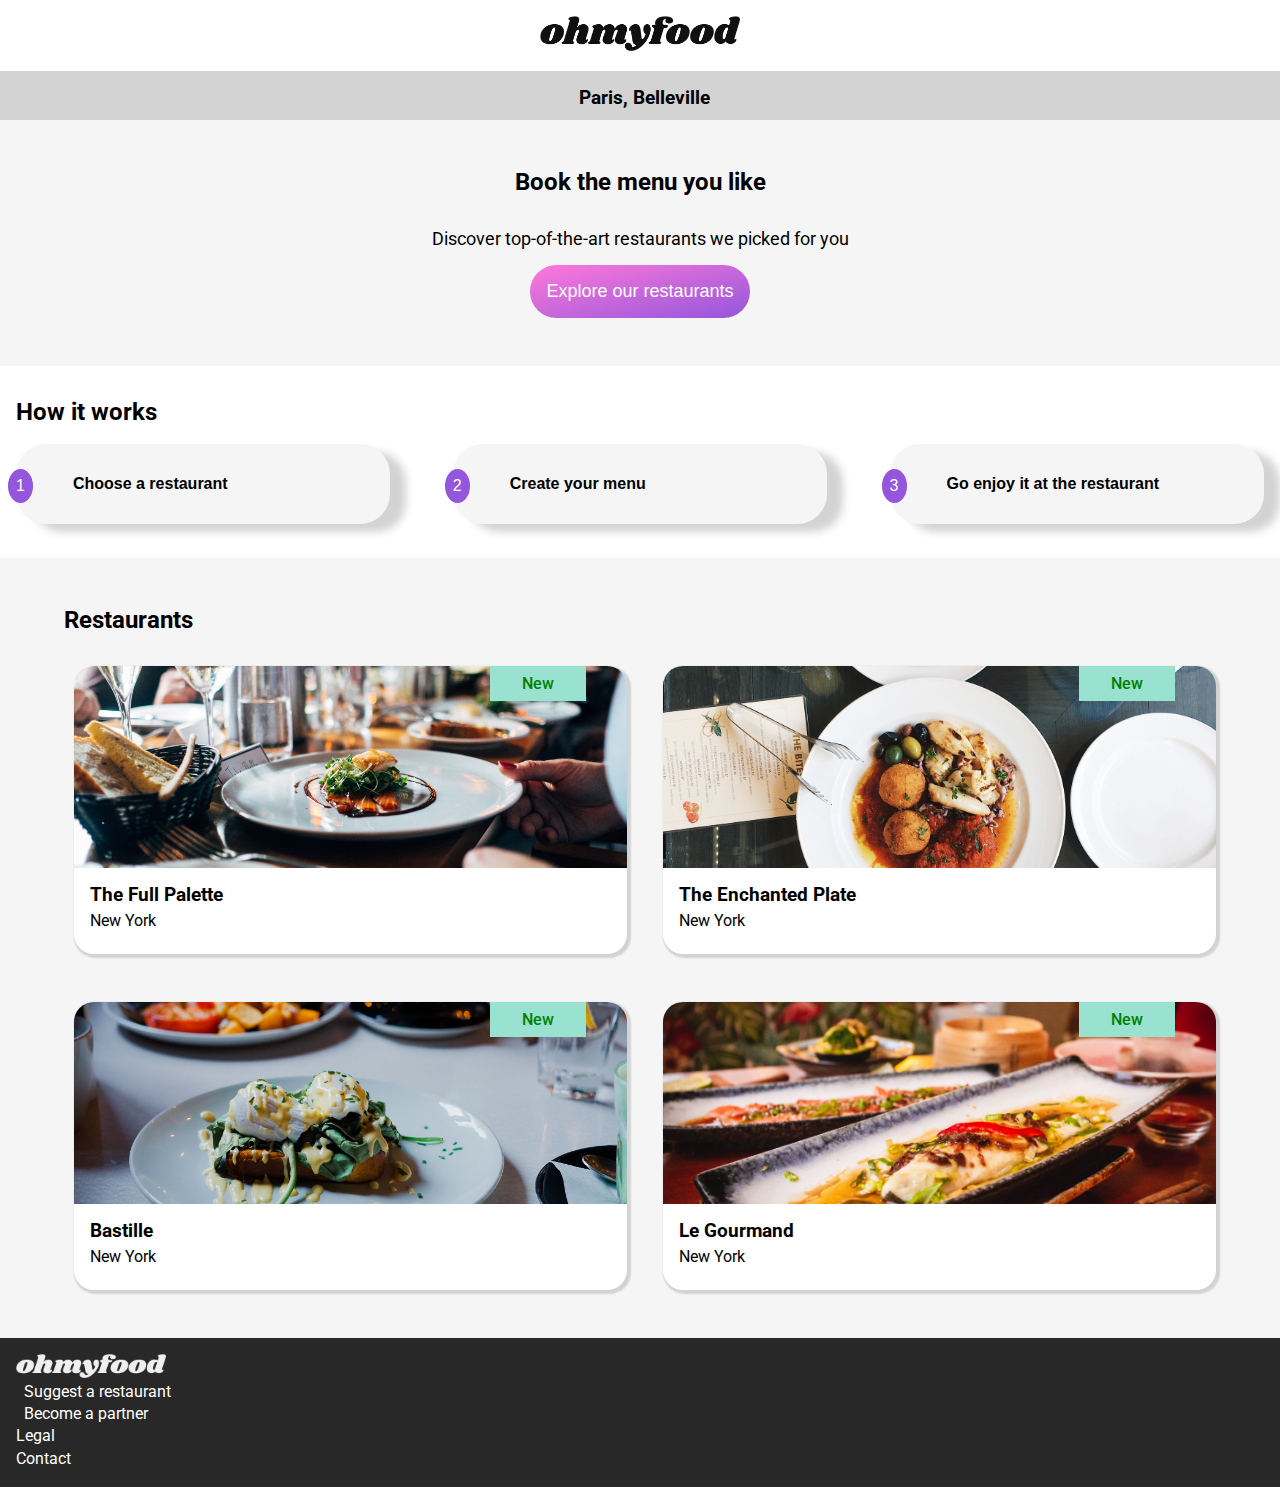
<file: index.html>
<!DOCTYPE html>
<html lang="en">
<head>
    <meta charset="UTF-8">
    <meta name="viewport" content="width=device-width, initial-scale=1.0">
    <link rel="stylesheet" href="css/main.css" type="text/css">
    <link rel="preconnect" href="https://fonts.gstatic.com">
    <link rel="stylesheet" href="https://use.fontawesome.com/releases/v5.14.0/css/all.css" integrity="sha384-HzLeBuhoNPvSl5KYnjx0BT+WB0QEEqLprO+NBkkk5gbc67FTaL7XIGa2w1L0Xbgc" crossorigin="anonymous"> 
    <link href="https://fonts.googleapis.com/css2?family=Roboto:wght@400;500&display=swap" rel="stylesheet">
    <title>ohmyfood</title>
</head>
<body>
    <div class="load-screen"></div>
    <div class="loading"></div>
    <header class="main-head-container">
        <div class="logo">
            <a href="index.html" class="oh-logo"><img src="img/ohmyfood.png" alt="ohmyfood logo"></a> 
        </div>
        <div class="location">
            <h3><i class="fas fa-map-marker-alt"></i>Paris, Belleville</h3>
        </div>
        
    </header>

    <main>   
        <div class="book-menu">
            <h2>Book the menu you like</h2>
            <p>Discover top-of-the-art restaurants we picked for you</p>
            <button class="explore"><span class="explore-txt">Explore our restaurants</span></button>
        </div>

        <section class="how">
            <h2 class="how-it">How it works</h2>
            <div class="how-btn">
                <button class="how-list1">
                    <i class="fas fa-mobile-alt how-icon"></i>
                    <span>Choose a restaurant</span>
                </button>
                <button class="how-list2">
                    <i class="fas fa-bars how-icon"></i>
                    <span>Create your menu</span>
                </button>
                <button class="how-list3">
                    <i class="fas fa-store how-icon"></i>
                    <span>Go enjoy it at the restaurant</span>
                </button>
            </div>
        </section>

        <section class="restaurants">
            
            <div class="rest-wrapper">
                <h2>Restaurants</h2>
                <div class="rest-wrap">
                    <div class="rest-card">
                        <a href="full-palette.html" class="full-palette">
                            <img src="img/fullpalette.jpg" alt="">
                            
                            <div class="rest-info">
                                <div class="rest-txt">
                                    <h3>The Full Palette</h3>
                                    <p>New York</p>
                                </div>
                                <span class="fa-stack fa-2x target">
                                    <i class="fas fa-heart fa-stack-1x heart2"></i>
                                    <i class="far fa-heart fa-stack-1x heart3"></i>
                                </span>
                              
                            </div>
                            <div class="new">
                                <p>New</p>
                            </div>
                            
                        </a>
                    </div>
                    <div class="rest-card">
                        <a href="enchanted.html" class="enchanted">
                            <img src="img/enchantedplate.jpg" alt="">
        
                            <div class="rest-info">
                                <div class="rest-txt">
                                    <h3>The Enchanted Plate</h3>
                                    <p>New York</p>
                                </div>
                                <span class="fa-stack fa-2x target">
                                    <i class="fas fa-heart fa-stack-1x heart2"></i>
                                    <i class="far fa-heart fa-stack-1x heart3"></i>
                                </span> 
                            </div>
                            <div class="new">
                                <p>New</p>
                            </div>
                        </a>
                    </div>

                </div>

                <div class="rest-wrap">
                    <div class="rest-card">
                        <a href="bastille.html" class="bastille">
                            <img src="img/bastille.jpg" alt="">
        
                            <div class="rest-info">
                                <div class="rest-txt">
                                    <h3>Bastille</h3>
                                    <p>New York</p>
                                </div>
                                <span class="fa-stack fa-2x target">
                                    <i class="fas fa-heart fa-stack-1x heart2"></i>
                                    <i class="far fa-heart fa-stack-1x heart3"></i>
                                </span>
                            </div>
                            <div class="new">
                                <p>New</p>
                            </div>
                        </a>
                    </div>
                    
                    <div class="rest-card">
                        <a href="gourmand.html" class="legourmand">
                            <img src="img/legourmand.jpg" alt="">
        
                            <div class="rest-info">
                                <div class="rest-txt">
                                    <h3>Le Gourmand</h3>
                                    <p>New York</p>
                                </div>
                                <span class="fa-stack fa-2x target">
                                    <i class="fas fa-heart fa-stack-1x heart2"></i>
                                    <i class="far fa-heart fa-stack-1x heart3"></i>
                                </span>
                            </div>
                            <div class="new">
                                <p>New</p>
                            </div>
                        </a>
                    </div>
                </div>
                
            </div>
        </section>

    </main>
    <footer>
        <section class="foot">
            <img src="img/ohmyfood.png" alt="ohmyfood logo">
            <div class="suggest">
                <i class="fas fa-utensils"></i>
                <p>Suggest a restaurant</p>
            </div>
            <div class="partner">
                <i class="fas fa-hands-helping"></i>
                <p>Become a partner</p>
            </div>
            <p>Legal</p>
            <p><a href="mailto:someone@ohmyfood.com">Contact</a></p>
        </section>
    </footer>
    
</body>
</html>
</file>
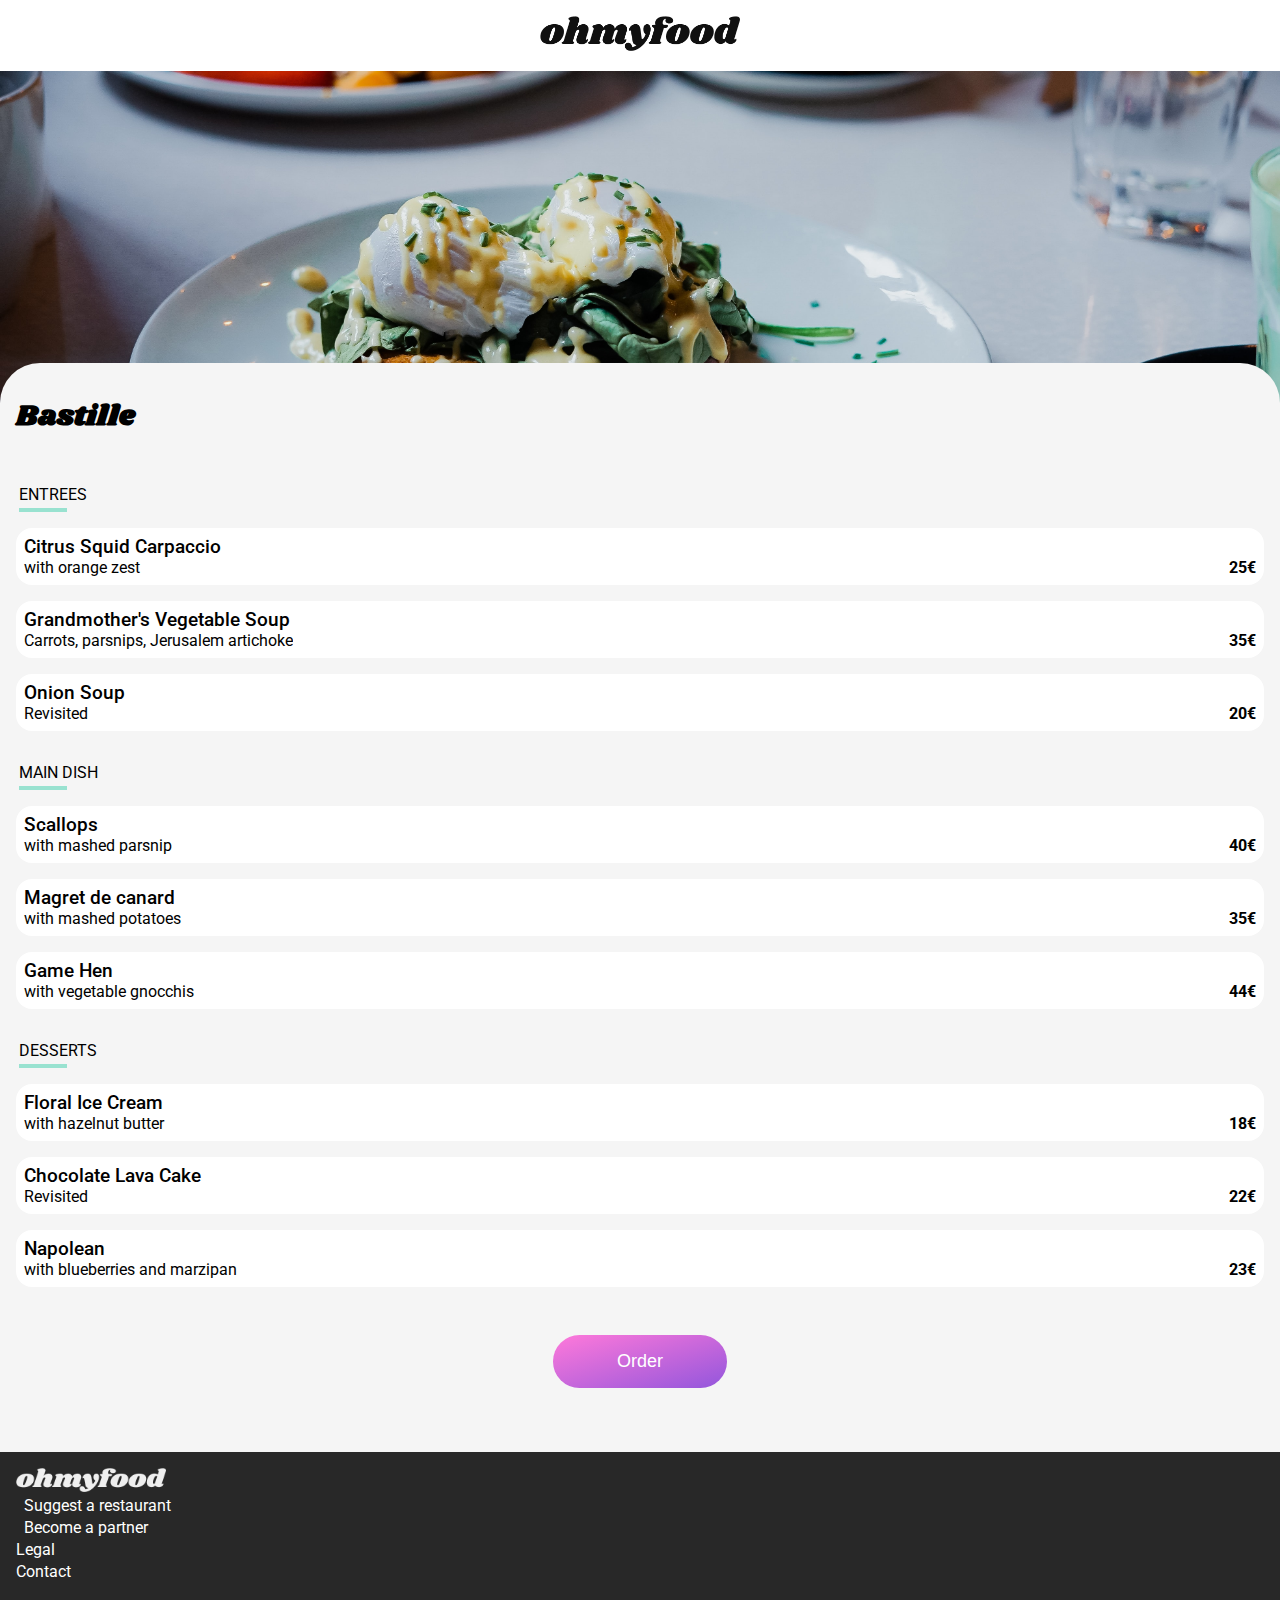
<file: bastille.html>
<!DOCTYPE html>
<html lang="en">
<head>
    <meta charset="UTF-8">
    <meta name="viewport" content="width=device-width, initial-scale=1.0">
    <link rel="stylesheet" href="css/main.css" type="text/css">
    <link rel="preconnect" href="https://fonts.gstatic.com"> 
    <link href="https://fonts.googleapis.com/css2?family=Roboto:wght@400;500&display=swap" rel="stylesheet">
    <link rel="preconnect" href="https://fonts.gstatic.com">
    <link rel="stylesheet" href="https://use.fontawesome.com/releases/v5.14.0/css/all.css" integrity="sha384-HzLeBuhoNPvSl5KYnjx0BT+WB0QEEqLprO+NBkkk5gbc67FTaL7XIGa2w1L0Xbgc" crossorigin="anonymous">
    <link href="https://fonts.googleapis.com/css2?family=Shrikhand&display=swap" rel="stylesheet">
    <title>Bastille</title>
</head>
<body>
    <header class="head-container">
        <div class="logo">
            <a href="index.html"><i class="fas fa-arrow-left fa-2x back-btn"></i></a>
            <a href="bastille.html" class="oh-logo"><img src="img/ohmyfood.png" alt="ohmyfood logo"></a> 
        </div>
        <div class="full-pal-img">
            <img src="img/bastille.jpg" alt="">
        </div>
    </header>
    <main class="rest">
        <div class="rest-title">
                <h1>Bastille</h1>
                <span class="fa-stack fa-2x target">
                    <i class="fas fa-heart fa-stack-1x heart2"></i>
                    <i class="far fa-heart fa-stack-1x heart3"></i>
                </span>
            </div>
            <div class="rest-menu">

                <div class="items">
                    <p class="item-title">ENTREES</p>
                    <div class="underline"></div>
                    
                    <div class="ent">
                        <div class="ent-txt">
                            <h3>Citrus Squid Carpaccio</h3>
                            <div class="price-wrap">
                                <p>with orange zest</p>
                                <p><strong>25&euro;</strong></p>
                            </div>  
                        </div>
                        <div class="slide-tick">
                            <i class="fas fa-check-circle icon-rotate"></i>
                        </div>  
                    </div>      
            
                    <div class="ent">
                        <div class="ent-txt">
                            <h3>Grandmother's Vegetable Soup</h3>
                            <div class="price-wrap">
                                <p class="desc">Carrots, parsnips, Jerusalem artichoke</p>
                                <p><strong>35&euro;</strong></p>
                            </div>
                        </div>
                        <div class="slide-tick">
                            <i class="fas fa-check-circle icon-rotate"></i>
                        </div>    
                    </div> 
            
    
                    <div class="ent">
                        <div class="ent-txt">
                            <h3>Onion Soup</h3>
                            <div class="price-wrap">
                                <p>Revisited</p>
                                <p><strong>20&euro;</strong></p>
                            </div>
                        </div>
                        <div class="slide-tick">
                            <i class="fas fa-check-circle icon-rotate"></i>
                        </div>    
                    </div>
        
                </div>
                
                <div class="items">
                    <p class="item-title">MAIN DISH</p>
                    <div class="underline"></div>
    
                    <div class="ent">
                        <div class="ent-txt">
                            <h3>Scallops</h3>
                            <div class="price-wrap">
                                <p>with mashed parsnip</p>
                                <p><strong>40&euro;</strong></p>
                            </div>  
                        </div>
                        <div class="slide-tick">
                            <i class="fas fa-check-circle icon-rotate"></i>
                        </div>  
                    </div>      
            
                    <div class="ent">
                        <div class="ent-txt">
                            <h3>Magret de canard</h3>
                            <div class="price-wrap">
                                <p>with mashed potatoes</p>
                                <p><strong>35&euro;</strong></p>
                            </div>
                        </div>
                        <div class="slide-tick">
                            <i class="fas fa-check-circle icon-rotate"></i>
                        </div>    
                    </div> 
            
                    <div class="ent">
                        <div class="ent-txt">
                            <h3>Game Hen</h3>
                            <div class="price-wrap">
                                <p>with vegetable gnocchis</p>
                                <p><strong>44&euro;</strong></p>
                            </div>
                        </div>
                        <div class="slide-tick">
                            <i class="fas fa-check-circle icon-rotate"></i>
                        </div>    
                    </div>
                </div>
                
                <div class="items">
                    <p class="item-title">DESSERTS</p>
                    <div class="underline"></div>
    
                    <div class="ent">
                        <div class="ent-txt">
                            <h3>Floral Ice Cream</h3>
                            <div class="price-wrap">
                                <p>with hazelnut butter</p>
                                <p><strong>18&euro;</strong></p>
                            </div>  
                        </div>
                        <div class="slide-tick">
                            <i class="fas fa-check-circle icon-rotate"></i>
                        </div>  
                    </div>      
            
                    <div class="ent">
                        <div class="ent-txt">
                            <h3>Chocolate Lava Cake</h3>
                            <div class="price-wrap">
                                <p>Revisited</p>
                                <p><strong>22&euro;</strong></p>
                            </div>
                        </div>
                        <div class="slide-tick">
                            <i class="fas fa-check-circle icon-rotate"></i>
                        </div>    
                    </div> 
            
                    <div class="ent">
                        <div class="ent-txt">
                            <h3>Napolean</h3>
                            <div class="price-wrap">
                                <p>with blueberries and marzipan</p>
                                <p><strong>23&euro;</strong></p>
                            </div>
                        </div>
                        <div class="slide-tick">
                            <i class="fas fa-check-circle icon-rotate"></i>
                        </div>    
                    </div>
                </div>
            
            <div class="order">
                <button class="btn-order"><span class="order-txt">Order</span></button>
            </div>

        </div>
    </main>
    <footer>
        <section class="foot">
            <img src="img/ohmyfood.png" alt="ohmyfood logo">
            <div class="suggest">
                <i class="fas fa-utensils"></i>
                <p>Suggest a restaurant</p>
            </div>
            <div class="partner">
                <i class="fas fa-hands-helping"></i>
                <p>Become a partner</p>
            </div>
            <p>Legal</p>
            <p>Contact</p>
        </section>
    </footer>
</body>
</html>
</file>
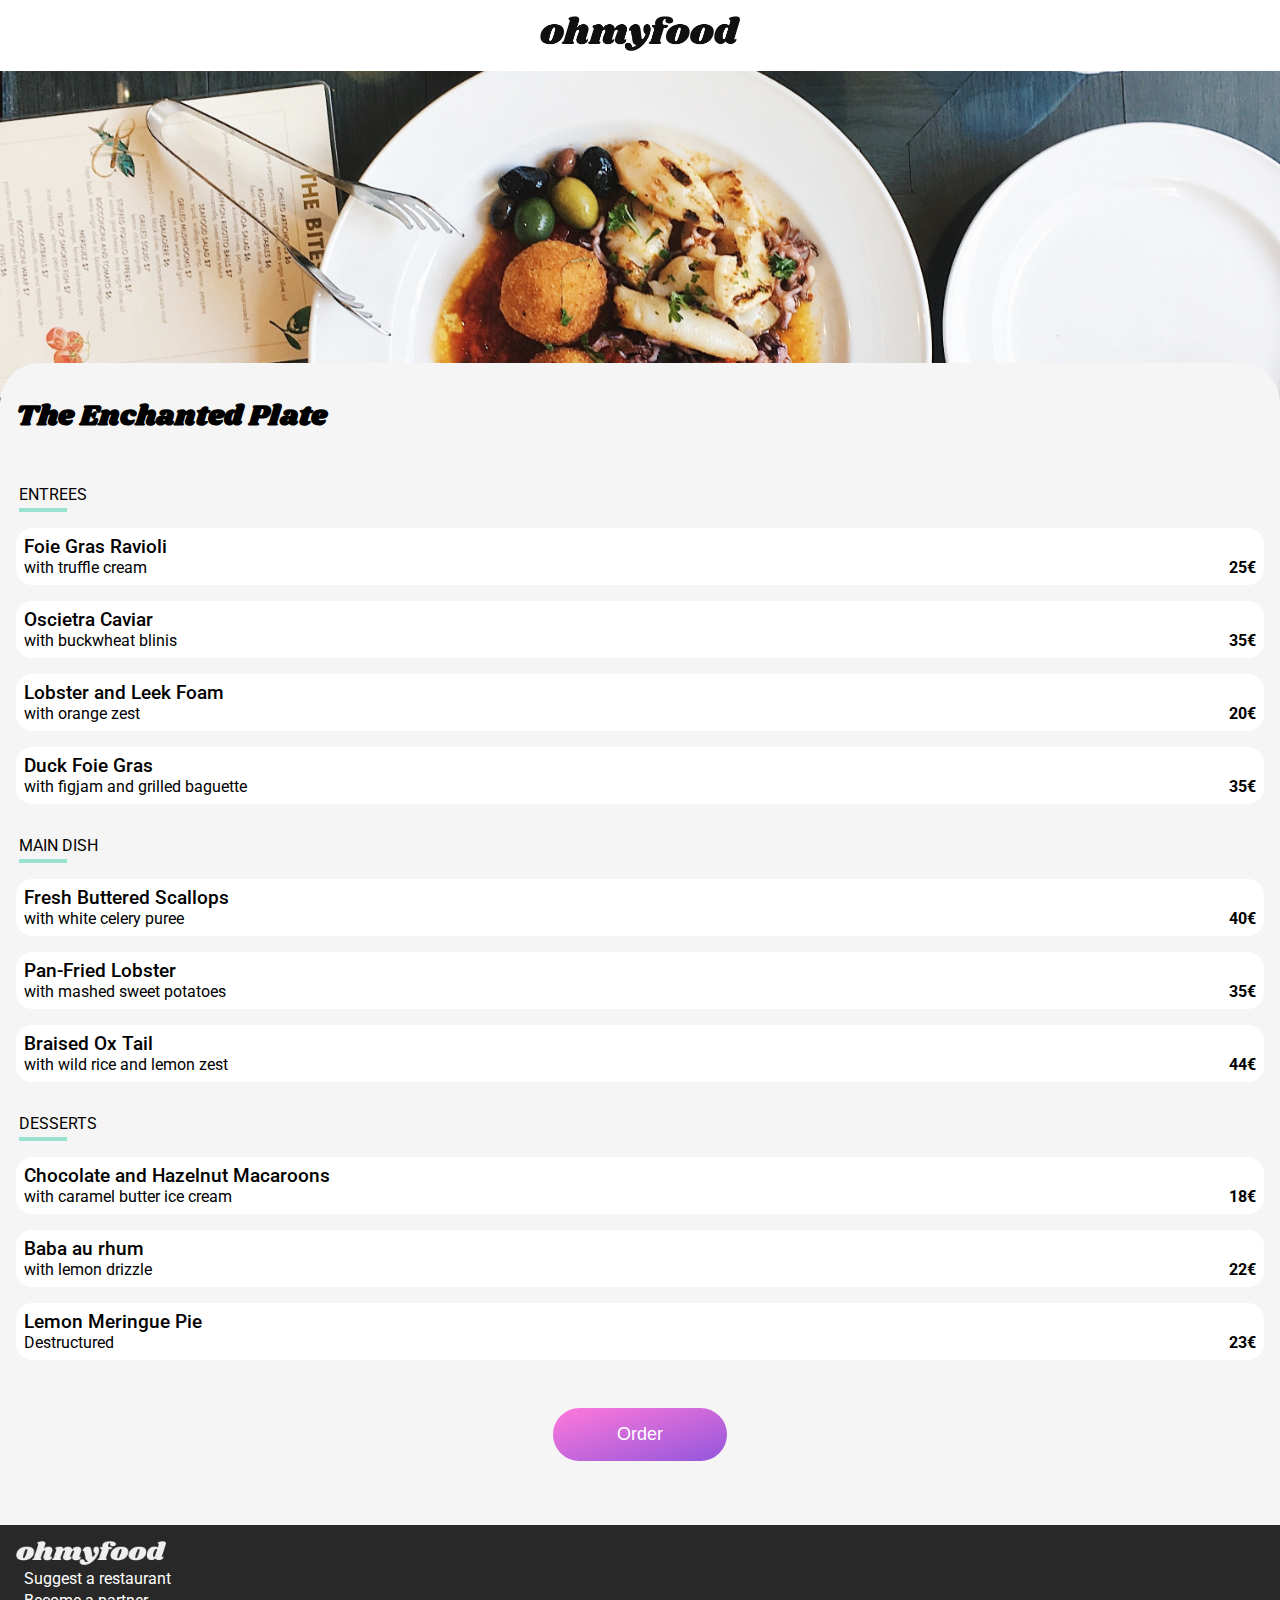
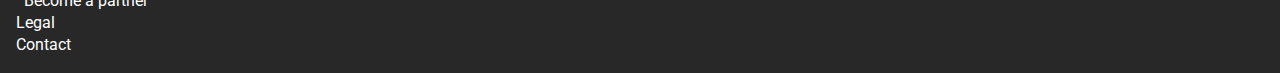
<file: enchanted.html>
<!DOCTYPE html>
<html lang="en">
<head>
    <meta charset="UTF-8">
    <meta name="viewport" content="width=device-width, initial-scale=1.0">
    <link rel="stylesheet" href="css/main.css" type="text/css">
    <link rel="preconnect" href="https://fonts.gstatic.com"> 
    <link href="https://fonts.googleapis.com/css2?family=Roboto:wght@400;500&display=swap" rel="stylesheet">
    <link rel="preconnect" href="https://fonts.gstatic.com">
    <link rel="stylesheet" href="https://use.fontawesome.com/releases/v5.14.0/css/all.css" integrity="sha384-HzLeBuhoNPvSl5KYnjx0BT+WB0QEEqLprO+NBkkk5gbc67FTaL7XIGa2w1L0Xbgc" crossorigin="anonymous">
    <link href="https://fonts.googleapis.com/css2?family=Shrikhand&display=swap" rel="stylesheet">
    <title>The Enchanted Plate</title>
</head>
<body>
    <header class="head-container">
        <div class="logo">
            <a href="index.html"><i class="fas fa-arrow-left fa-2x back-btn"></i></a>
            <a href="enchanted.html" class="oh-logo"><img src="img/ohmyfood.png" alt="ohmyfood logo"></a> 
        </div>
        <div class="full-pal-img">
            <img src="img/enchantedplate.jpg" alt="">
        </div>
    </header>
    <main class="rest">
        <div class="rest-title">
                <h1>The Enchanted Plate</h1>
                <span class="fa-stack fa-2x target">
                    <i class="fas fa-heart fa-stack-1x heart2"></i>
                    <i class="far fa-heart fa-stack-1x heart3"></i>
                </span>
            </div>
            <div class="rest-menu">

                <div class="items">
                    <p class="item-title">ENTREES</p>
                    <div class="underline"></div>
                    
                    <div class="ent">
                        <div class="ent-txt">
                            <h3>Foie Gras Ravioli</h3>
                            <div class="price-wrap">
                                <p>with truffle cream</p>
                                <p><strong>25&euro;</strong></p>
                            </div>  
                        </div>
                        <div class="slide-tick">
                            <i class="fas fa-check-circle icon-rotate"></i>
                        </div>
                    </div>      
            
                    <div class="ent">
                        <div class="ent-txt">
                            <h3>Oscietra Caviar</h3>
                            <div class="price-wrap">
                                <p>with buckwheat blinis</p>
                                <p><strong>35&euro;</strong></p>
                            </div>
                        </div>
                        <div class="slide-tick">
                            <i class="fas fa-check-circle icon-rotate"></i>
                        </div>  
                    </div> 

                    <div class="ent">
                        <div class="ent-txt">
                            <h3>Lobster and Leek Foam</h3>
                            <div class="price-wrap">
                                <p>with orange zest</p>
                                <p><strong>20&euro;</strong></p>
                            </div>
                        </div>
                        <div class="slide-tick">
                            <i class="fas fa-check-circle icon-rotate"></i>
                        </div>  
                    </div> 
            
    
                    <div class="ent">
                        <div class="ent-txt">
                            <h3>Duck Foie Gras</h3>
                            <div class="price-wrap">
                                <p>with figjam and grilled baguette</p>
                                <p><strong>35&euro;</strong></p>
                            </div>
                        </div>
                        <div class="slide-tick">
                            <i class="fas fa-check-circle icon-rotate"></i>
                        </div>  
                    </div>
        
                </div>
                
                <div class="items">
                    <p class="item-title">MAIN DISH</p>
                    <div class="underline"></div>
    
                    <div class="ent">
                        <div class="ent-txt">
                            <h3>Fresh Buttered Scallops</h3>
                            <div class="price-wrap">
                                <p>with white celery puree</p>
                                <p><strong>40&euro;</strong></p>
                            </div>  
                        </div>
                        <div class="slide-tick">
                            <i class="fas fa-check-circle icon-rotate"></i>
                        </div>
                    </div>      
            
                    <div class="ent">
                        <div class="ent-txt">
                            <h3>Pan-Fried Lobster</h3>
                            <div class="price-wrap">
                                <p>with mashed sweet potatoes</p>
                                <p><strong>35&euro;</strong></p>
                            </div>
                        </div>
                        <div class="slide-tick">
                            <i class="fas fa-check-circle icon-rotate"></i>
                        </div>  
                    </div> 
            
    
                    <div class="ent">
                        <div class="ent-txt">
                            <h3>Braised Ox Tail</h3>
                            <div class="price-wrap">
                                <p>with wild rice and lemon zest</p>
                                <p><strong>44&euro;</strong></p>
                            </div>
                        </div>
                        <div class="slide-tick">
                            <i class="fas fa-check-circle icon-rotate"></i>
                        </div>  
                    </div>
                </div>
                
                <div class="items">
                    <p class="item-title">DESSERTS</p>
                    <div class="underline"></div>
    
                    <div class="ent">
                        <div class="ent-txt">
                            <h3>Chocolate and Hazelnut Macaroons</h3>
                            <div class="price-wrap">
                                <p>with caramel butter ice cream</p>
                                <p><strong>18&euro;</strong></p>
                            </div>  
                        </div>
                        <div class="slide-tick">
                            <i class="fas fa-check-circle icon-rotate"></i>
                        </div>    
                    </div>      
            
                    <div class="ent">
                        <div class="ent-txt">
                            <h3>Baba au rhum</h3>
                            <div class="price-wrap">
                                <p>with lemon drizzle</p>
                                <p><strong>22&euro;</strong></p>
                            </div>
                        </div>
                        <div class="slide-tick">
                            <i class="fas fa-check-circle icon-rotate"></i>
                        </div>  
                    </div> 
            
    
                    <div class="ent">
                        <div class="ent-txt">
                            <h3>Lemon Meringue Pie</h3>
                            <div class="price-wrap">
                                <p>Destructured</p>
                                <p><strong>23&euro;</strong></p>
                            </div>
                        </div>
                        <div class="slide-tick">
                            <i class="fas fa-check-circle icon-rotate"></i>
                        </div>  
                    </div>
                </div>
            
            <div class="order">
                <button class="btn-order"><span class="order-txt">Order</span></button>
            </div>
        </div>
    </main>
    <footer>
        <section class="foot">
            <img src="img/ohmyfood.png" alt="ohmyfood logo">
            <div class="suggest">
                <i class="fas fa-utensils"></i>
                <p>Suggest a restaurant</p>
            </div>
            <div class="partner">
                <i class="fas fa-hands-helping"></i>
                <p>Become a partner</p>
            </div>
            <p>Legal</p>
            <p>Contact</p>
        </section>
    </footer>
</body>
</html>
</file>
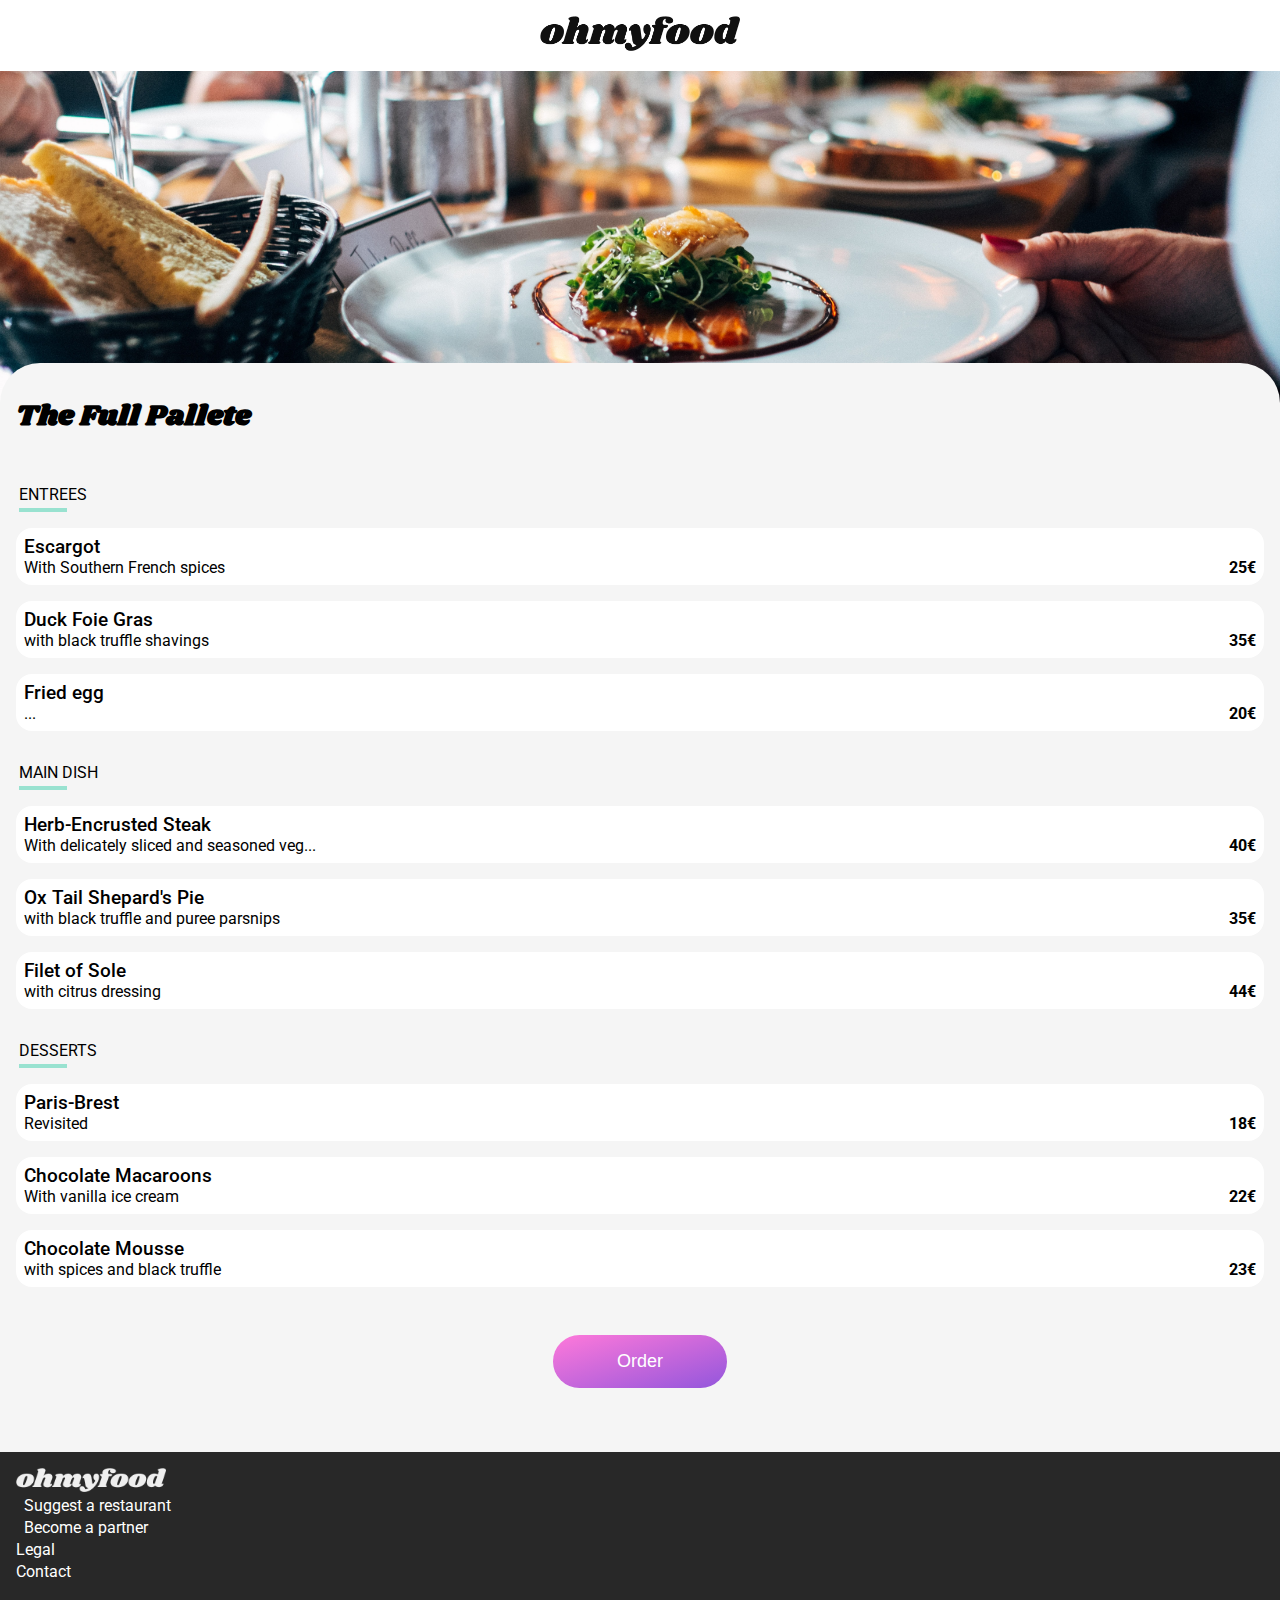
<file: full-palette.html>
<!DOCTYPE html>
<html lang="en">
<head>
    <meta charset="UTF-8">
    <meta name="viewport" content="width=device-width, initial-scale=1.0">
    <link rel="stylesheet" href="css/main.css" type="text/css">
    <link rel="preconnect" href="https://fonts.gstatic.com"> 
    <link href="https://fonts.googleapis.com/css2?family=Roboto:wght@400;500&display=swap" rel="stylesheet">
    <link rel="preconnect" href="https://fonts.gstatic.com">
    <link rel="stylesheet" href="https://use.fontawesome.com/releases/v5.14.0/css/all.css" integrity="sha384-HzLeBuhoNPvSl5KYnjx0BT+WB0QEEqLprO+NBkkk5gbc67FTaL7XIGa2w1L0Xbgc" crossorigin="anonymous">
    <link href="https://fonts.googleapis.com/css2?family=Shrikhand&display=swap" rel="stylesheet">
    <title>The Full Palette</title>
</head>
<body>
    <header class="head-container">
        <div class="logo">
            <a href="index.html"><i class="fas fa-arrow-left fa-2x back-btn"></i></a>
            <a href="full-palette.html" class="oh-logo"><img src="img/ohmyfood.png" alt="ohmyfood logo"></a> 
        </div>
        <div class="full-pal-img">
            <img src="img/fullpalette.jpg" alt="">
        </div>
    </header>
    <main class="rest">
        <div class="rest-title">
                <h1>The Full Pallete</h1>
                <span class="fa-stack fa-2x target">
                    <i class="fas fa-heart fa-stack-1x heart2"></i>
                    <i class="far fa-heart fa-stack-1x heart3"></i>
                </span>
            </div>
        <div class="rest-menu">

            <div class="items">
                <p class="item-title">ENTREES</p>
                <div class="underline"></div>
                
                <div class="ent">
                    <div class="ent-txt">
                        <h3>Escargot</h3>
                        <div class="price-wrap">
                            <p>With Southern French spices</p>
                            <p><strong>25&euro;</strong></p>
                        </div>  
                    </div>
                    <div class="slide-tick">
                        <i class="fas fa-check-circle icon-rotate"></i>
                    </div>  
                </div>      
        
                <div class="ent">
                    <div class="ent-txt">
                        <h3>Duck Foie Gras</h3>
                        <div class="price-wrap">
                            <p>with black truffle shavings</p>
                            <p><strong>35&euro;</strong></p>
                        </div>
                    </div>
                    <div class="slide-tick">
                        <i class="fas fa-check-circle icon-rotate"></i>
                    </div>    
                </div> 
        

                <div class="ent">
                    <div class="ent-txt">
                        <h3>Fried egg</h3>
                        <div class="price-wrap">
                            <p>...</p>
                            <p><strong>20&euro;</strong></p>
                        </div>
                    </div>
                    <div class="slide-tick">
                        <i class="fas fa-check-circle icon-rotate"></i>
                    </div>    
                </div>
    
            </div>
            
            <div class="items">
                <p class="item-title">MAIN DISH</p>
                <div class="underline"></div>

                <div class="ent">
                    <div class="ent-txt">
                        <h3>Herb-Encrusted Steak</h3>
                        <div class="price-wrap">
                            <p>With delicately sliced and seasoned veg...</p>
                            <p><strong>40&euro;</strong></p>
                        </div>  
                    </div>
                    <div class="slide-tick">
                        <i class="fas fa-check-circle icon-rotate"></i>
                    </div>  
                </div>      
        
                <div class="ent">
                    <div class="ent-txt">
                        <h3>Ox Tail Shepard's Pie</h3>
                        <div class="price-wrap">
                            <p>with black truffle and puree parsnips</p>
                            <p><strong>35&euro;</strong></p>
                        </div>
                    </div>
                    <div class="slide-tick">
                        <i class="fas fa-check-circle icon-rotate"></i>
                    </div>    
                </div> 
        

                <div class="ent">
                    <div class="ent-txt">
                        <h3>Filet of Sole</h3>
                        <div class="price-wrap">
                            <p>with citrus dressing</p>
                            <p><strong>44&euro;</strong></p>
                        </div>
                    </div>
                    <div class="slide-tick">
                        <i class="fas fa-check-circle icon-rotate"></i>
                    </div>    
                </div>
            </div>
            
            <div class="items">
                <p class="item-title">DESSERTS</p>
                <div class="underline"></div>

                <div class="ent">
                    <div class="ent-txt">
                        <h3>Paris-Brest</h3>
                        <div class="price-wrap">
                            <p>Revisited</p>
                            <p><strong>18&euro;</strong></p>
                        </div>  
                    </div>
                    <div class="slide-tick">
                        <i class="fas fa-check-circle icon-rotate"></i>
                    </div>  
                </div>      
        
                <div class="ent">
                    <div class="ent-txt">
                        <h3>Chocolate Macaroons</h3>
                        <div class="price-wrap">
                            <p>With vanilla ice cream</p>
                            <p><strong>22&euro;</strong></p>
                        </div>
                    </div>
                    <div class="slide-tick">
                        <i class="fas fa-check-circle icon-rotate"></i>
                    </div>    
                </div> 
        

                <div class="ent">
                    <div class="ent-txt">
                        <h3>Chocolate Mousse</h3>
                        <div class="price-wrap">
                            <p>with spices and black truffle</p>
                            <p><strong>23&euro;</strong></p>
                        </div>
                    </div>
                    <div class="slide-tick">
                        <i class="fas fa-check-circle icon-rotate"></i>
                    </div>    
                </div>
            </div>
            
            <div class="order">
                <button class="btn-order"><span class="order-txt">Order</span></button>
            </div>
            

            </div>
        </div>
    </main>
    <footer>
        <section class="foot">
            <img src="img/ohmyfood.png" alt="ohmyfood logo" width="200px" height="auto">
            <div class="suggest">
                <i class="fas fa-utensils"></i>
                <p>Suggest a restaurant</p>
            </div>
            <div class="partner">
                <i class="fas fa-hands-helping"></i>
                <p>Become a partner</p>
            </div>
            
            <p>Legal</p>
            <p>Contact</p>
        </section>
    </footer>
</body>
</html>
</file>
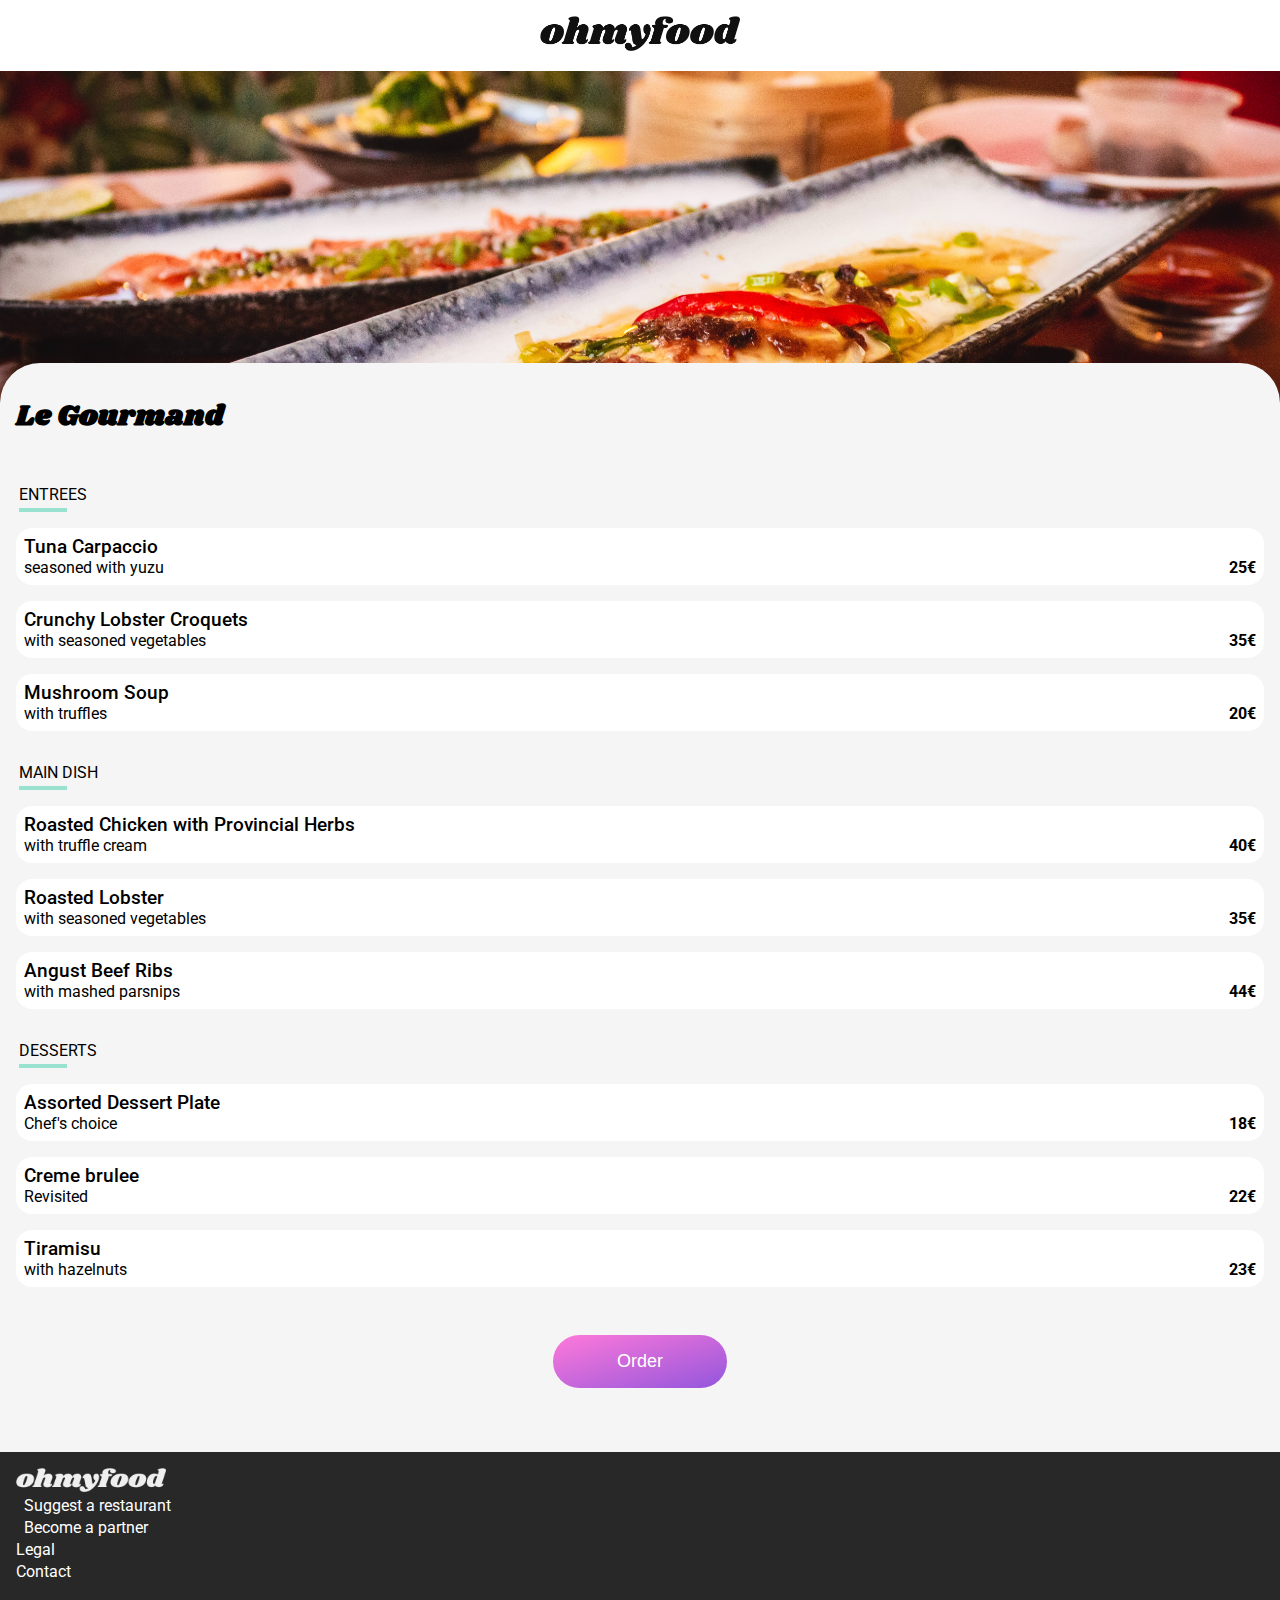
<file: gourmand.html>
<!DOCTYPE html>
<html lang="en">
<head>
    <meta charset="UTF-8">
    <meta name="viewport" content="width=device-width, initial-scale=1.0">
    <link rel="stylesheet" href="css/main.css" type="text/css">
    <link rel="preconnect" href="https://fonts.gstatic.com"> 
    <link href="https://fonts.googleapis.com/css2?family=Roboto:wght@400;500&display=swap" rel="stylesheet">
    <link rel="preconnect" href="https://fonts.gstatic.com">
    <link rel="stylesheet" href="https://use.fontawesome.com/releases/v5.14.0/css/all.css" integrity="sha384-HzLeBuhoNPvSl5KYnjx0BT+WB0QEEqLprO+NBkkk5gbc67FTaL7XIGa2w1L0Xbgc" crossorigin="anonymous">
    <link href="https://fonts.googleapis.com/css2?family=Shrikhand&display=swap" rel="stylesheet">
    <title>Le Gourmand</title>
</head>
<body>
    <header class="head-container">
        <div class="logo">
            <a href="index.html"><i class="fas fa-arrow-left fa-2x back-btn"></i></a>
            <a href="gourmand.html" class="oh-logo"><img src="img/ohmyfood.png" alt="ohmyfood logo"></a> 
        </div>
        <div class="full-pal-img">
            <img src="img/legourmand.jpg" alt="">
        </div>
    </header>
    <main class="rest">
        <div class="rest-title">
            <h1>Le Gourmand</h1>
            <span class="fa-stack fa-2x target">
                <i class="fas fa-heart fa-stack-1x heart2"></i>
                <i class="far fa-heart fa-stack-1x heart3"></i>
            </span>
        </div>
        <div class="rest-menu">

            <div class="items">
                <p class="item-title">ENTREES</p>
                <div class="underline"></div>
                
                <div class="ent">
                    <div class="ent-txt">
                        <h3>Tuna Carpaccio</h3>
                        <div class="price-wrap">
                            <p>seasoned with yuzu</p>
                            <p><strong>25&euro;</strong></p>
                        </div>  
                    </div>
                    <div class="slide-tick">
                        <i class="fas fa-check-circle icon-rotate"></i>
                    </div>  
                </div>      
        
                <div class="ent">
                    <div class="ent-txt">
                        <h3>Crunchy Lobster Croquets</h3>
                        <div class="price-wrap">
                            <p>with seasoned vegetables</p>
                            <p><strong>35&euro;</strong></p>
                        </div>
                    </div>
                    <div class="slide-tick">
                        <i class="fas fa-check-circle icon-rotate"></i>
                    </div>    
                </div> 
        

                <div class="ent">
                    <div class="ent-txt">
                        <h3>Mushroom Soup</h3>
                        <div class="price-wrap">
                            <p>with truffles</p>
                            <p><strong>20&euro;</strong></p>
                        </div>
                    </div>
                    <div class="slide-tick">
                        <i class="fas fa-check-circle icon-rotate"></i>
                    </div>    
                </div>
    
            </div>
            
            <div class="items">
                <p class="item-title">MAIN DISH</p>
                <div class="underline"></div>

                <div class="ent">
                    <div class="ent-txt">
                        <h3>Roasted Chicken with Provincial Herbs</h3>
                        <div class="price-wrap">
                            <p>with truffle cream</p>
                            <p><strong>40&euro;</strong></p>
                        </div>  
                    </div>
                    <div class="slide-tick">
                        <i class="fas fa-check-circle icon-rotate"></i>
                    </div>  
                </div>      
        
                <div class="ent">
                    <div class="ent-txt">
                        <h3>Roasted Lobster</h3>
                        <div class="price-wrap">
                            <p>with seasoned vegetables</p>
                            <p><strong>35&euro;</strong></p>
                        </div>
                    </div>
                    <div class="slide-tick">
                        <i class="fas fa-check-circle icon-rotate"></i>
                    </div>    
                </div> 
        

                <div class="ent">
                    <div class="ent-txt">
                        <h3>Angust Beef Ribs</h3>
                        <div class="price-wrap">
                            <p>with mashed parsnips</p>
                            <p><strong>44&euro;</strong></p>
                        </div>
                    </div>
                    <div class="slide-tick">
                        <i class="fas fa-check-circle icon-rotate"></i>
                    </div>    
                </div>
            </div>
            
            <div class="items">
                <p class="item-title">DESSERTS</p>
                <div class="underline"></div>

                <div class="ent">
                    <div class="ent-txt">
                        <h3>Assorted Dessert Plate</h3>
                        <div class="price-wrap">
                            <p>Chef's choice</p>
                            <p><strong>18&euro;</strong></p>
                        </div>  
                    </div>
                    <div class="slide-tick">
                        <i class="fas fa-check-circle icon-rotate"></i>
                    </div>  
                </div>      
        
                <div class="ent">
                    <div class="ent-txt">
                        <h3>Creme brulee</h3>
                        <div class="price-wrap">
                            <p>Revisited</p>
                            <p><strong>22&euro;</strong></p>
                        </div>
                    </div>
                    <div class="slide-tick">
                        <i class="fas fa-check-circle icon-rotate"></i>
                    </div>    
                </div> 
        

                <div class="ent">
                    <div class="ent-txt">
                        <h3>Tiramisu</h3>
                        <div class="price-wrap">
                            <p>with hazelnuts</p>
                            <p><strong>23&euro;</strong></p>
                        </div>
                    </div>
                    <div class="slide-tick">
                        <i class="fas fa-check-circle icon-rotate"></i>
                    </div>    
                </div>
            </div>
            
            <div class="order">
                <button class="btn-order"><span class="order-txt">Order</span></button>
            </div>
        
            </div>
        </div>
    </main>
    <footer>
        <section class="foot">
            <img src="img/ohmyfood.png" alt="ohmyfood logo">
            <div class="suggest">
                <i class="fas fa-utensils"></i>
                <p>Suggest a restaurant</p>
            </div>
            <div class="partner">
                <i class="fas fa-hands-helping"></i>
                <p>Become a partner</p>
            </div>
            <p>Legal</p>
            <p>Contact</p>
        </section>
    </footer>
</body>
</html>
</file>
<file: css/main.css>
@import url("https://fonts.googleapis.com/css2?family=Roboto:wght@400;500&display=swap");
* {
  -webkit-box-sizing: border-box;
          box-sizing: border-box;
  margin: 0;
  padding: 0;
  cursor: pointer;
}

body {
  font-family: 'Roboto', sans-serif;
  width: 100%;
  margin: 0 auto;
  cursor: pointer;
  position: relative;
  /* Animation */
}

body .load-screen {
  width: 100%;
  height: 100%;
  position: absolute;
  z-index: 4;
  background: lightblue;
  -webkit-transition: visibility ease-in-out 3s;
  transition: visibility ease-in-out 3s;
  visibility: hidden;
}

body .loading {
  border: 16px solid #f3f3f3;
  border-top: 16px solid #3498db;
  border-radius: 50%;
  width: 200px;
  height: 200px;
  -webkit-animation: spin 2s linear infinite;
          animation: spin 2s linear infinite;
  position: fixed;
  z-index: 5;
  overflow: show;
  margin: auto;
  top: 0;
  left: 0;
  bottom: 0;
  right: 0;
  -webkit-transition: visibility ease-in-out 3s;
  transition: visibility ease-in-out 3s;
  visibility: hidden;
}

@-webkit-keyframes spin {
  0% {
    -webkit-transform: rotate(0deg);
            transform: rotate(0deg);
  }
  100% {
    -webkit-transform: rotate(360deg);
            transform: rotate(360deg);
  }
}

@keyframes spin {
  0% {
    -webkit-transform: rotate(0deg);
            transform: rotate(0deg);
  }
  100% {
    -webkit-transform: rotate(360deg);
            transform: rotate(360deg);
  }
}

body .full-pal-img {
  position: relative;
}

body .full-pal-img img {
  max-width: 100%;
  min-width: 100%;
  height: 22rem;
  -o-object-fit: cover;
     object-fit: cover;
  z-index: 0;
}

body main {
  position: relative;
  margin-top: -4rem;
  z-index: 2;
  overflow: visible;
}

.restaurants {
  background-color: whitesmoke;
}

.restaurants a {
  text-decoration: none;
  color: black;
}

.restaurants .rest-wrapper {
  width: 90%;
  margin: 0 auto;
  padding-bottom: 1rem;
}

.restaurants .rest-wrapper .rest-wrap {
  padding-bottom: 1rem;
}

.restaurants .rest-wrapper h2 {
  padding-top: 3rem;
  padding-bottom: 1rem;
}

.restaurants .rest-wrapper .rest-card {
  background-color: white;
  border-radius: 20px;
  height: 18rem;
  -webkit-box-shadow: 0.1em 0.1em 0.1em 0.1em lightgray;
          box-shadow: 0.1em 0.1em 0.1em 0.1em lightgray;
  margin-bottom: 1rem;
  width: 98%;
  min-width: 98%;
  max-width: 98%;
  position: relative;
}

.restaurants .rest-wrapper .rest-card img {
  height: 70%;
  width: 100%;
  border-radius: 20px 20px 0 0;
  -o-object-fit: cover;
     object-fit: cover;
}

.restaurants .rest-wrapper .rest-card .rest-info {
  display: -webkit-box;
  display: -ms-flexbox;
  display: flex;
  -webkit-box-pack: justify;
      -ms-flex-pack: justify;
          justify-content: space-between;
  padding: 0.5rem;
  margin-left: 0.5rem;
  margin-top: 0.3rem;
}

.restaurants .rest-wrapper .rest-card .rest-info p {
  padding-top: 0.3rem;
}

.restaurants .rest-wrapper .rest-card .rest-info .target:hover .heart2 {
  opacity: 100%;
  color: #9356DC;
}

.restaurants .rest-wrapper .rest-card .rest-info .target:hover .heart3 {
  opacity: 0;
  -webkit-transition: opacity 2s;
  transition: opacity 2s;
}

.restaurants .rest-wrapper .rest-card .rest-info .heart2 {
  opacity: 0;
}

.restaurants .rest-wrapper .rest-card .rest-info .target {
  position: relative;
  bottom: 1rem;
}

.restaurants .rest-wrapper .rest-card .new {
  color: green;
  font-weight: 500;
  background-color: #99E2D0;
  display: inline-block;
  padding: 0.5rem 2rem 0.5rem 2rem;
  position: absolute;
  bottom: 15rem;
  left: 11rem;
}

.book-menu {
  text-align: center;
  padding-bottom: 3rem;
  padding-top: 2rem;
  margin-bottom: 1rem;
  background-color: whitesmoke;
}

.book-menu h2 {
  padding: 1rem;
}

.book-menu p {
  padding: 1rem;
  font-size: large;
}

.book-menu button {
  padding: 1rem;
  padding-bottom: 1rem;
  border-radius: 30px;
  border-style: none;
  font-size: large;
  background-image: -webkit-gradient(linear, left top, right bottom, from(#FF79DA), to(#9356DC));
  background-image: linear-gradient(to bottom right, #FF79DA, #9356DC);
  color: #fff;
}

.how {
  padding: 1rem;
}

.how .how-it {
  padding-bottom: 1rem;
}

.how .how-btn {
  display: -webkit-box;
  display: -ms-flexbox;
  display: flex;
  -webkit-box-orient: vertical;
  -webkit-box-direction: normal;
      -ms-flex-direction: column;
          flex-direction: column;
  -webkit-box-pack: justify;
      -ms-flex-pack: justify;
          justify-content: space-between;
  -webkit-box-align: center;
      -ms-flex-align: center;
          align-items: center;
  padding-bottom: 1rem;
  height: 20rem;
}

.how button {
  background: whitesmoke;
  border-style: none;
  border-radius: 30px;
  height: 5rem;
  width: 95%;
  padding-left: 3rem;
  -webkit-box-shadow: 1em 0.5em 0.5em lightgray;
          box-shadow: 1em 0.5em 0.5em lightgray;
  font-size: medium;
  font-weight: bold;
  text-align: left;
  display: -webkit-box;
  display: -ms-flexbox;
  display: flex;
  -webkit-box-align: center;
      -ms-flex-align: center;
          align-items: center;
}

.how button:hover {
  background-color: #ecd9f2;
  -webkit-transition: background-color 2s;
  transition: background-color 2s;
}

.how button span {
  position: relative;
  left: -1rem;
}

.how .how-icon {
  position: relative;
  left: -2rem;
}

.how .how-list1::before {
  content: "1";
  position: relative;
  top: 0.1rem;
  left: -3.5rem;
  background-color: #9356DC;
  padding: 0.5rem;
  color: white;
  font-weight: lighter;
  font-size: medium;
  border-radius: 50%;
}

.how .how-list2::before {
  content: "2";
  position: relative;
  top: 0.1rem;
  left: -3.5rem;
  background-color: #9356DC;
  padding: 0.5rem;
  color: white;
  font-weight: lighter;
  font-size: medium;
  border-radius: 50%;
}

.how .how-list3::before {
  content: "3";
  position: relative;
  top: 0.1rem;
  left: -3.5rem;
  background-color: #9356DC;
  padding: 0.5rem;
  color: white;
  font-weight: lighter;
  font-size: medium;
  border-radius: 50%;
}

.main-head-container {
  height: 11.5rem;
}

.main-head-container .logo {
  text-align: center;
  padding: 1rem;
}

.main-head-container .logo img {
  width: 200px;
  height: auto;
}

.main-head-container .location {
  text-align: center;
  background-color: lightgray;
  padding: 1rem;
}

.main-head-container .location i {
  padding-right: 0.5rem;
}

.foot {
  background-color: #282828;
  color: white;
  padding: 1rem;
  width: 100%;
}

.foot img {
  width: 150px;
  height: 1.5rem;
  -webkit-filter: invert(100%);
          filter: invert(100%);
}

.foot .suggest {
  display: -webkit-box;
  display: -ms-flexbox;
  display: flex;
}

.foot .fas {
  color: white;
  margin-right: 0.5rem;
}

.foot .partner {
  display: -webkit-box;
  display: -ms-flexbox;
  display: flex;
}

.foot p {
  padding-bottom: 0.2rem;
}

.foot a {
  text-decoration: none;
  color: white;
}

@media screen and (min-width: 321px) and (max-width: 480px) {
  .restaurants .rest-wrapper .rest-wrap .rest-card {
    min-width: 98%;
    max-width: 98%;
  }
  .restaurants .rest-wrapper .rest-wrap .rest-card .new {
    position: relative;
    bottom: 17rem;
    left: 11rem;
  }
}

@media screen and (min-width: 480px) and (max-width: 540px) {
  .restaurants .rest-wrapper .rest-wrap .rest-card .new {
    position: relative;
    bottom: 17rem;
    left: 20rem;
  }
}

@media screen and (min-width: 540px) and (max-width: 640px) {
  .restaurants .rest-wrapper .rest-wrap .rest-card .new {
    position: relative;
    bottom: 17rem;
    left: 24rem;
  }
}

@media screen and (min-width: 640px) and (max-width: 768px) {
  .restaurants .rest-wrapper .rest-wrap .rest-card .new {
    position: relative;
    bottom: 17rem;
    left: 29rem;
  }
}

@media screen and (min-width: 768px) and (max-width: 1024px) {
  .how .how-btn {
    height: 100px;
    -webkit-box-orient: horizontal;
    -webkit-box-direction: normal;
        -ms-flex-direction: row;
            flex-direction: row;
    -webkit-box-pack: justify;
        -ms-flex-pack: justify;
            justify-content: space-between;
  }
  .how button {
    width: 30%;
  }
  .restaurants .rest-wrapper {
    display: -webkit-box;
    display: -ms-flexbox;
    display: flex;
    -webkit-box-orient: vertical;
    -webkit-box-direction: normal;
        -ms-flex-direction: column;
            flex-direction: column;
  }
  .restaurants .rest-wrapper .rest-wrap {
    display: -webkit-box;
    display: -ms-flexbox;
    display: flex;
    -webkit-box-pack: justify;
        -ms-flex-pack: justify;
            justify-content: space-between;
    margin-top: 1rem;
  }
  .restaurants .rest-wrapper .rest-wrap .rest-card {
    display: inline-block;
    width: 47%;
    margin-left: 10px;
    min-width: 48%;
    max-width: 48%;
  }
  .restaurants .rest-wrapper .rest-wrap .rest-card .new {
    position: relative;
    bottom: 17rem;
    left: 14rem;
  }
}

@media screen and (min-width: 1024px) and (max-width: 1200px) {
  .how .how-btn {
    height: 100px;
    -webkit-box-orient: horizontal;
    -webkit-box-direction: normal;
        -ms-flex-direction: row;
            flex-direction: row;
    -webkit-box-pack: justify;
        -ms-flex-pack: justify;
            justify-content: space-between;
  }
  .how button {
    width: 30%;
  }
  .restaurants .rest-wrapper {
    display: -webkit-box;
    display: -ms-flexbox;
    display: flex;
    -webkit-box-orient: vertical;
    -webkit-box-direction: normal;
        -ms-flex-direction: column;
            flex-direction: column;
  }
  .restaurants .rest-wrapper .rest-wrap {
    display: -webkit-box;
    display: -ms-flexbox;
    display: flex;
    -webkit-box-pack: justify;
        -ms-flex-pack: justify;
            justify-content: space-between;
    margin-top: 1rem;
  }
  .restaurants .rest-wrapper .rest-wrap .rest-card {
    display: inline-block;
    width: 47%;
    margin-left: 10px;
    min-width: 48%;
    max-width: 48%;
  }
  .restaurants .rest-wrapper .rest-wrap .rest-card .new {
    position: relative;
    bottom: 17rem;
    left: 21rem;
  }
}

@media screen and (min-width: 1200px) and (max-width: 1400px) {
  .how .how-btn {
    height: 100px;
    -webkit-box-orient: horizontal;
    -webkit-box-direction: normal;
        -ms-flex-direction: row;
            flex-direction: row;
    -webkit-box-pack: justify;
        -ms-flex-pack: justify;
            justify-content: space-between;
  }
  .how button {
    width: 30%;
  }
  .restaurants .rest-wrapper {
    display: -webkit-box;
    display: -ms-flexbox;
    display: flex;
    -webkit-box-orient: vertical;
    -webkit-box-direction: normal;
        -ms-flex-direction: column;
            flex-direction: column;
  }
  .restaurants .rest-wrapper .rest-wrap {
    display: -webkit-box;
    display: -ms-flexbox;
    display: flex;
    -webkit-box-pack: justify;
        -ms-flex-pack: justify;
            justify-content: space-between;
    margin-top: 1rem;
  }
  .restaurants .rest-wrapper .rest-wrap .rest-card {
    display: inline-block;
    width: 47%;
    margin-left: 10px;
    min-width: 48%;
    max-width: 48%;
  }
  .restaurants .rest-wrapper .rest-wrap .rest-card .new {
    position: relative;
    bottom: 17rem;
    left: 26rem;
  }
}

@media screen and (min-width: 1400px) and (max-width: 1600px) {
  .how .how-btn {
    height: 100px;
    -webkit-box-orient: horizontal;
    -webkit-box-direction: normal;
        -ms-flex-direction: row;
            flex-direction: row;
    -webkit-box-pack: justify;
        -ms-flex-pack: justify;
            justify-content: space-between;
  }
  .how button {
    width: 30%;
  }
  .restaurants .rest-wrapper {
    display: -webkit-box;
    display: -ms-flexbox;
    display: flex;
    -webkit-box-orient: vertical;
    -webkit-box-direction: normal;
        -ms-flex-direction: column;
            flex-direction: column;
  }
  .restaurants .rest-wrapper .rest-wrap {
    display: -webkit-box;
    display: -ms-flexbox;
    display: flex;
    -webkit-box-pack: justify;
        -ms-flex-pack: justify;
            justify-content: space-between;
    margin-top: 1rem;
  }
  .restaurants .rest-wrapper .rest-wrap .rest-card {
    display: inline-block;
    width: 47%;
    margin-left: 10px;
    min-width: 48%;
    max-width: 48%;
  }
  .restaurants .rest-wrapper .rest-wrap .rest-card .new {
    position: relative;
    bottom: 17rem;
    left: 31rem;
  }
}

@media screen and (min-width: 1600px) {
  .how .how-btn {
    height: 100px;
    -webkit-box-orient: horizontal;
    -webkit-box-direction: normal;
        -ms-flex-direction: row;
            flex-direction: row;
    -webkit-box-pack: justify;
        -ms-flex-pack: justify;
            justify-content: space-between;
  }
  .how button {
    width: 30%;
  }
  .restaurants .rest-wrapper {
    display: -webkit-box;
    display: -ms-flexbox;
    display: flex;
    -webkit-box-orient: vertical;
    -webkit-box-direction: normal;
        -ms-flex-direction: column;
            flex-direction: column;
  }
  .restaurants .rest-wrapper .rest-wrap {
    display: -webkit-box;
    display: -ms-flexbox;
    display: flex;
    -webkit-box-pack: justify;
        -ms-flex-pack: justify;
            justify-content: space-between;
    margin-top: 1rem;
  }
  .restaurants .rest-wrapper .rest-wrap .rest-card {
    display: inline-block;
    min-width: 48%;
    max-width: 48%;
    margin-left: 10px;
  }
  .restaurants .rest-wrapper .rest-wrap .rest-card .new {
    position: relative;
    bottom: 17rem;
    left: 36rem;
  }
}

body .head-container .full-pal-img {
  width: 100%;
  height: auto;
}

body .head-container a {
  text-decoration: none;
  color: black;
}

body .head-container a img {
  width: 200px;
  height: auto;
}

body .head-container .logo {
  text-align: center;
  padding: 1rem;
}

body .head-container .back-btn {
  position: absolute;
  left: 1rem;
  text-decoration: none;
}

.rest {
  background-color: whitesmoke;
  border-radius: 40px 40px 0 0;
}

main .rest-title {
  display: -webkit-box;
  display: -ms-flexbox;
  display: flex;
  -webkit-box-pack: justify;
      -ms-flex-pack: justify;
          justify-content: space-between;
  padding-top: 2rem;
}

main .rest-title .target {
  position: relative;
  bottom: 1rem;
}

main .rest-title .target:hover .heart2 {
  opacity: 100%;
  color: #9356DC;
}

main .rest-title .target:hover .heart3 {
  opacity: 0;
  -webkit-transition: opacity 2s;
  transition: opacity 2s;
}

main .rest-title .heart2 {
  opacity: 0;
  -webkit-transition: opacity 2s;
  transition: opacity 2s;
}

main .rest-title h1 {
  font-family: 'Shrikhand', cursive;
  font-weight: 900;
  font-size: 1.8rem;
  margin-left: 1rem;
}

.rest-menu {
  display: -webkit-box;
  display: -ms-flexbox;
  display: flex;
  -webkit-box-orient: vertical;
  -webkit-box-direction: normal;
      -ms-flex-direction: column;
          flex-direction: column;
  -webkit-box-align: center;
      -ms-flex-align: center;
          align-items: center;
  padding: 1rem;
}

.rest-menu .items .underline {
  width: 3rem;
  height: 0.2rem;
  margin-left: 0.2rem;
  margin-top: 0.3rem;
  background-color: #99E2D0;
}

.rest-menu .ent {
  display: -webkit-box;
  display: -ms-flexbox;
  display: flex;
  -webkit-box-pack: justify;
      -ms-flex-pack: justify;
          justify-content: space-between;
  background-color: white;
  border-radius: 1rem;
  margin-top: 1rem;
}

.rest-menu .ent .ent-txt {
  width: 100%;
  padding: 0.5rem;
  -webkit-transition: all 500ms ease-in-out;
  transition: all 500ms ease-in-out;
}

.rest-menu .ent .ent-txt h3 {
  font-weight: 500;
  white-space: nowrap;
  overflow: hidden;
  text-overflow: ellipsis;
}

.rest-menu .ent .ent-txt .desc {
  white-space: nowrap;
  overflow: hidden;
  text-overflow: ellipsis;
}

.rest-menu .ent .ent-txt:hover + .slide-tick {
  -webkit-transform: scaleX(1);
          transform: scaleX(1);
  visibility: visible;
}

.rest-menu .ent .ent-txt:hover + .slide-tick .icon-rotate {
  -webkit-animation: rotation 1s normal linear;
          animation: rotation 1s normal linear;
}

.rest-menu .ent .ent-txt:hover {
  width: 90%;
}

.rest-menu .ent .price-wrap {
  display: -webkit-box;
  display: -ms-flexbox;
  display: flex;
  -webkit-box-pack: justify;
      -ms-flex-pack: justify;
          justify-content: space-between;
}

.rest-menu .ent .slide-tick {
  display: inline-block;
  color: white;
  height: 3.6rem;
  width: 10%;
  background-color: #99E2D0;
  text-align: center;
  padding-top: 1.4rem;
  padding-bottom: 1rem;
  border-radius: 0 1rem 1rem 0;
  position: absolute;
  right: 1rem;
  -webkit-transform-origin: right;
          transform-origin: right;
  -webkit-transform: scaleX(0);
          transform: scaleX(0);
  visibility: hidden;
  -webkit-transition: -webkit-transform 1s ease-in-out;
  transition: -webkit-transform 1s ease-in-out;
  transition: transform 1s ease-in-out;
  transition: transform 1s ease-in-out, -webkit-transform 1s ease-in-out;
}

@-webkit-keyframes rotation {
  0% {
    -webkit-transform: rotate(0deg);
            transform: rotate(0deg);
  }
  100% {
    -webkit-transform: rotate(360deg);
            transform: rotate(360deg);
  }
}

@keyframes rotation {
  0% {
    -webkit-transform: rotate(0deg);
            transform: rotate(0deg);
  }
  100% {
    -webkit-transform: rotate(360deg);
            transform: rotate(360deg);
  }
}

.rest-menu .items {
  display: -webkit-box;
  display: -ms-flexbox;
  display: flex;
  -webkit-box-orient: vertical;
  -webkit-box-direction: normal;
      -ms-flex-direction: column;
          flex-direction: column;
  width: 100%;
  -webkit-transform-origin: top;
          transform-origin: top;
  -webkit-animation: growDown 4s ease-in-out;
          animation: growDown 4s ease-in-out;
}

.rest-menu .items .item-title {
  margin-top: 2rem;
  margin-left: 0.2rem;
}

.rest-menu .order button {
  padding: 1rem 4rem 1rem 4rem;
  margin-top: 3rem;
  margin-bottom: 3rem;
  border-radius: 50px;
  border-style: none;
  font-size: large;
  background-image: -webkit-gradient(linear, left top, right bottom, from(#FF79DA), to(#9356DC));
  background-image: linear-gradient(to bottom right, #FF79DA, #9356DC);
  color: #fff;
}

@-webkit-keyframes growDown {
  0% {
    -webkit-transform: scaleY(0);
            transform: scaleY(0);
  }
  100% {
    -webkit-transform: scaleY(1);
            transform: scaleY(1);
  }
}

@keyframes growDown {
  0% {
    -webkit-transform: scaleY(0);
            transform: scaleY(0);
  }
  100% {
    -webkit-transform: scaleY(1);
            transform: scaleY(1);
  }
}
/*# sourceMappingURL=main.css.map */
</file>
